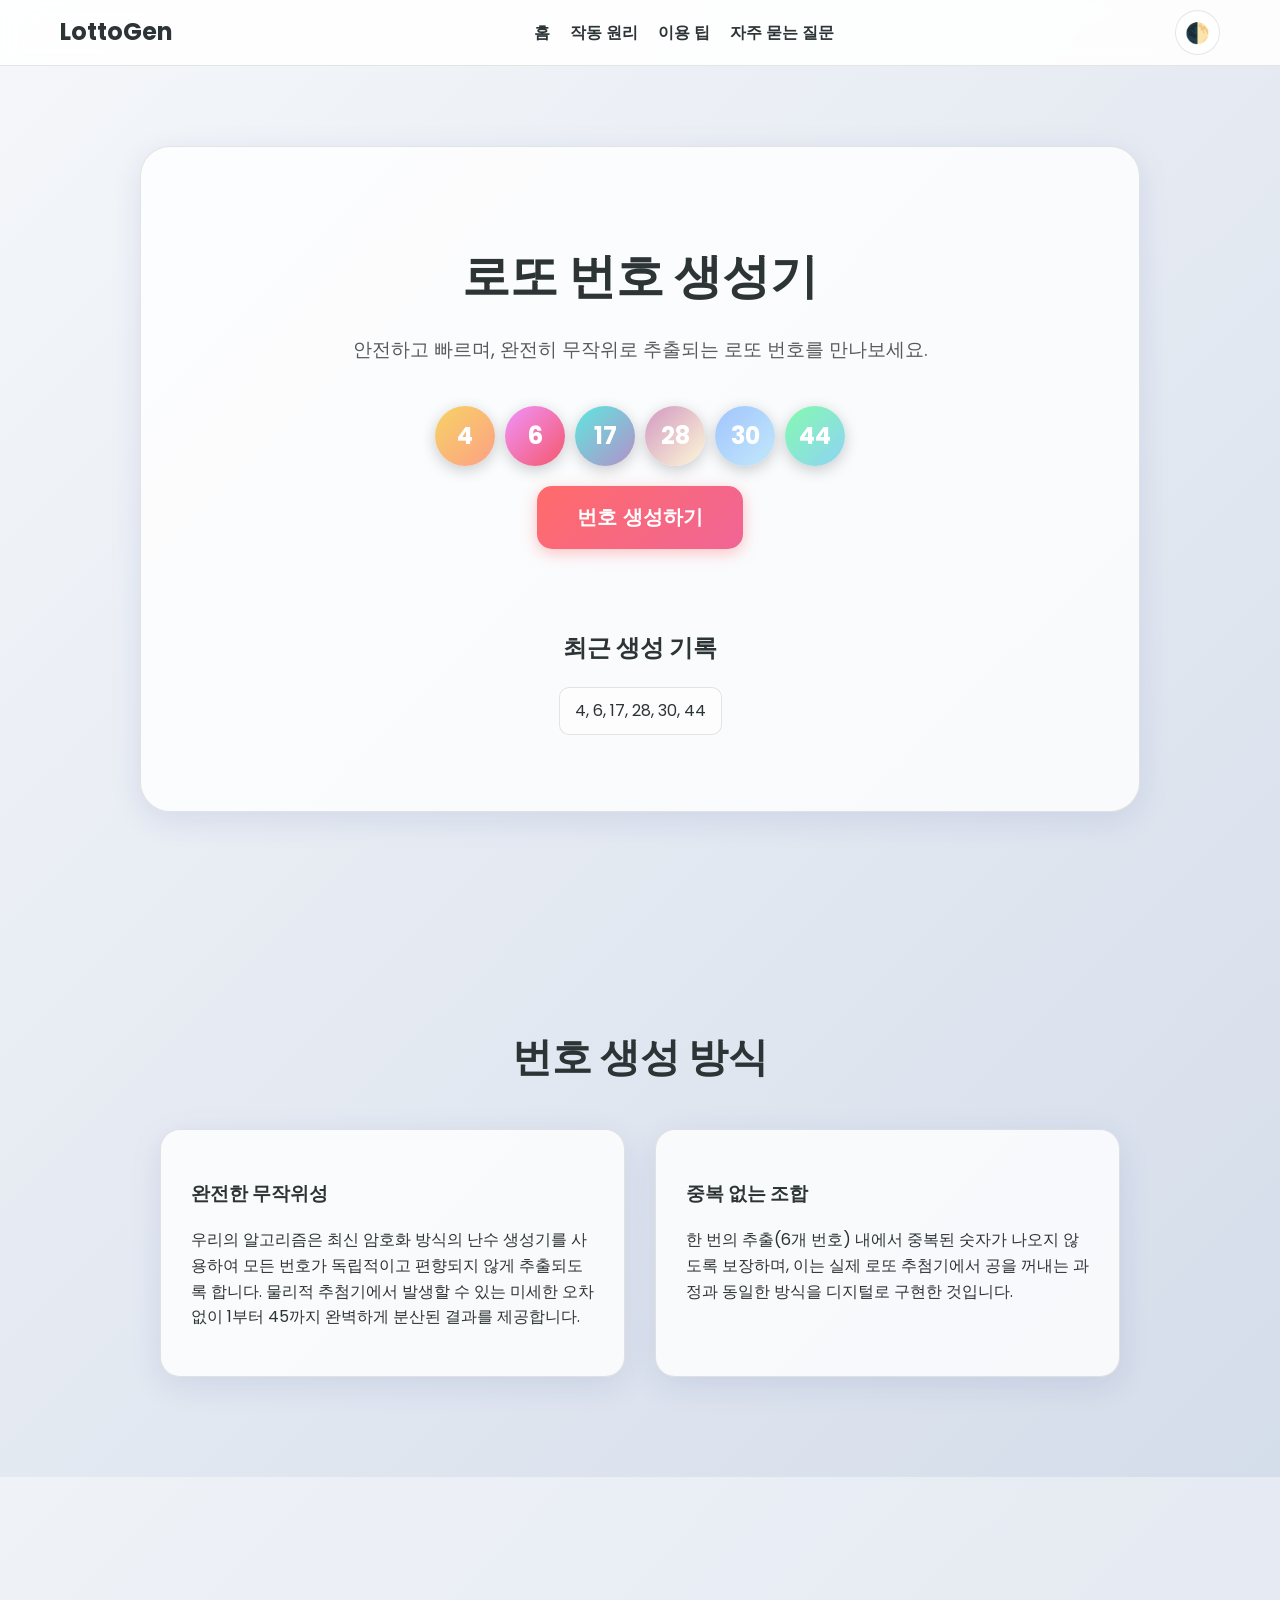
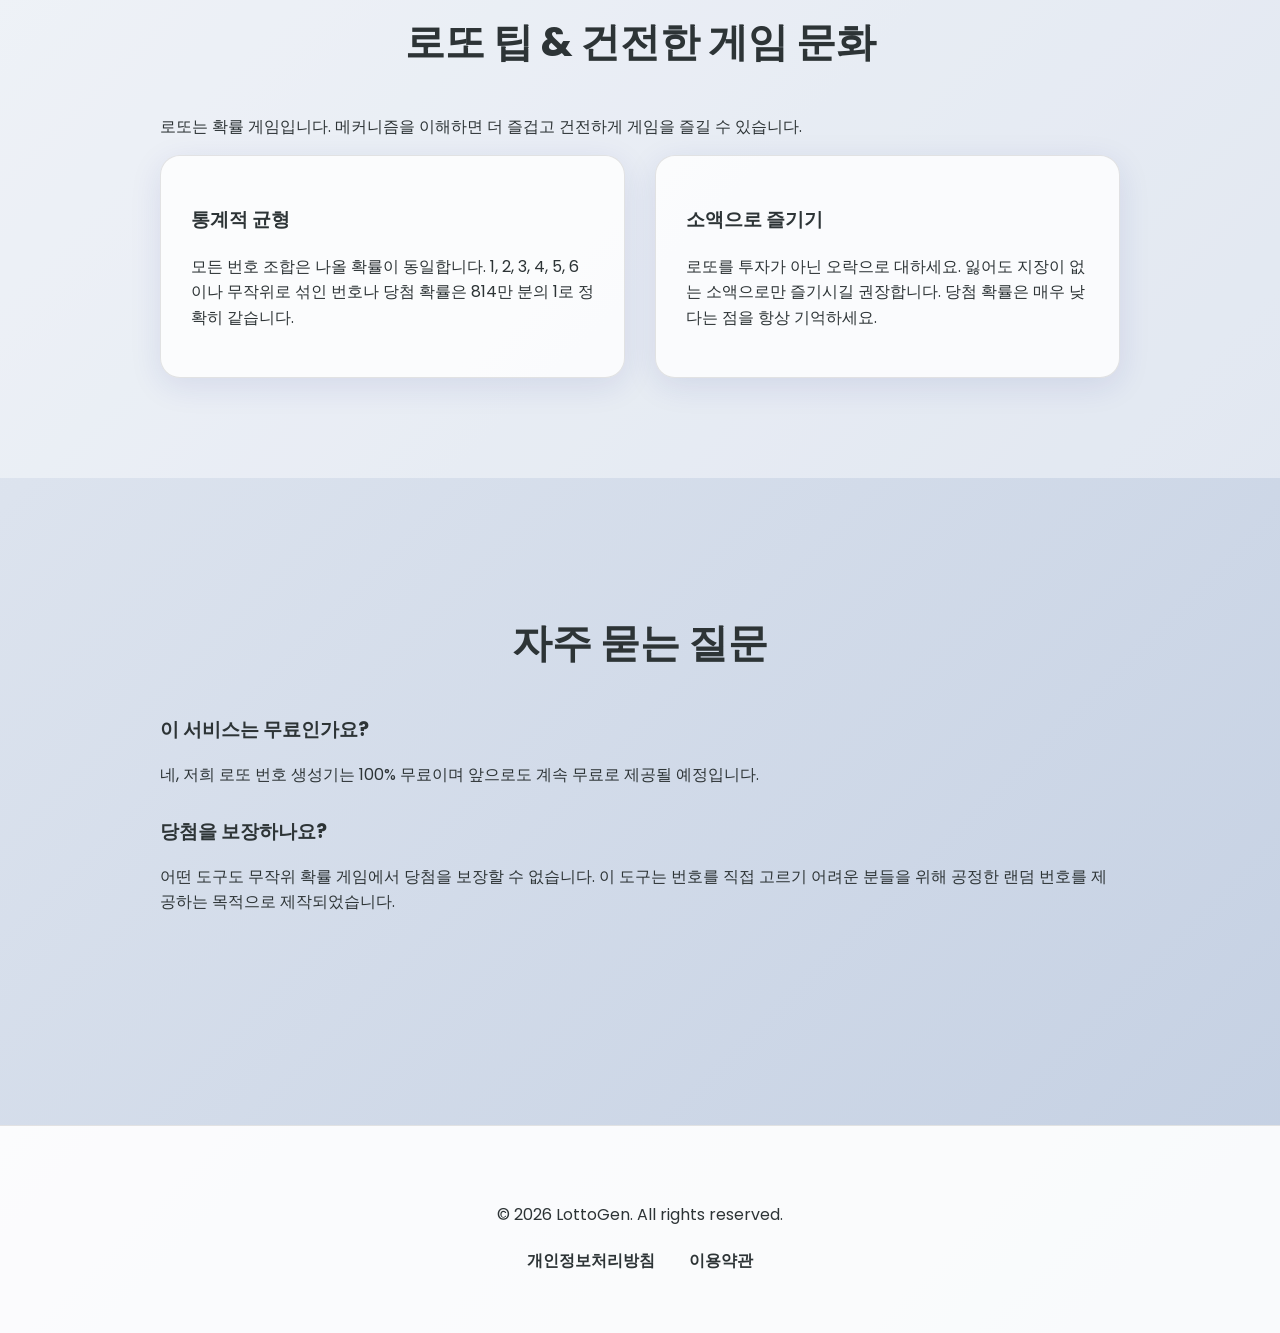
<file: index.html>
<!DOCTYPE html>
<html lang="ko">
<head>
    <meta charset="UTF-8">
    <meta name="viewport" content="width=device-width, initial-scale=1.0">
    <title>로또 번호 생성기 - 전문적이고 공정한 랜덤 추출</title>
    <meta name="description" content="고급 알고리즘을 사용한 무료 로또 번호 생성기입니다. 로또 확률, 건전한 게임 팁, 생성 기록 확인 기능을 제공합니다.">
    <meta name="google-adsense-account" content="ca-pub-5428791469263726">
    <script async src="https://pagead2.googlesyndication.com/pagead/js/adsbygoogle.js?client=ca-pub-5428791469263726"
     crossorigin="anonymous"></script>
    <link rel="stylesheet" href="style.css">
</head>
<body>
    <header>
        <nav>
            <div class="logo">LottoGen</div>
            <ul>
                <li><a href="#home">홈</a></li>
                <li><a href="#how-it-works">작동 원리</a></li>
                <li><a href="#tips">이용 팁</a></li>
                <li><a href="#faq">자주 묻는 질문</a></li>
            </ul>
            <div class="theme-toggle">
                <button id="theme-btn" title="테마 변경">🌓</button>
            </div>
        </nav>
    </header>

    <main id="home">
        <div class="hero-section">
            <div class="container">
                <h1>로또 번호 생성기</h1>
                <p class="subtitle">안전하고 빠르며, 완전히 무작위로 추출되는 로또 번호를 만나보세요.</p>
                
                <lotto-display></lotto-display>
                
                <div class="action-area">
                    <button id="generate-btn">번호 생성하기</button>
                </div>

                <div class="history-container">
                    <h2>최근 생성 기록</h2>
                    <ul id="history-list"></ul>
                </div>
            </div>
        </div>

        <section id="how-it-works" class="content-section">
            <div class="container">
                <h2>번호 생성 방식</h2>
                <div class="content-grid">
                    <div class="content-card">
                        <h3>완전한 무작위성</h3>
                        <p>우리의 알고리즘은 최신 암호화 방식의 난수 생성기를 사용하여 모든 번호가 독립적이고 편향되지 않게 추출되도록 합니다. 물리적 추첨기에서 발생할 수 있는 미세한 오차 없이 1부터 45까지 완벽하게 분산된 결과를 제공합니다.</p>
                    </div>
                    <div class="content-card">
                        <h3>중복 없는 조합</h3>
                        <p>한 번의 추출(6개 번호) 내에서 중복된 숫자가 나오지 않도록 보장하며, 이는 실제 로또 추첨기에서 공을 꺼내는 과정과 동일한 방식을 디지털로 구현한 것입니다.</p>
                    </div>
                </div>
            </div>
        </section>

        <section id="tips" class="content-section alternate">
            <div class="container">
                <h2>로또 팁 & 건전한 게임 문화</h2>
                <p>로또는 확률 게임입니다. 메커니즘을 이해하면 더 즐겁고 건전하게 게임을 즐길 수 있습니다.</p>
                <div class="content-grid">
                    <div class="content-card">
                        <h3>통계적 균형</h3>
                        <p>모든 번호 조합은 나올 확률이 동일합니다. 1, 2, 3, 4, 5, 6이나 무작위로 섞인 번호나 당첨 확률은 814만 분의 1로 정확히 같습니다.</p>
                    </div>
                    <div class="content-card">
                        <h3>소액으로 즐기기</h3>
                        <p>로또를 투자가 아닌 오락으로 대하세요. 잃어도 지장이 없는 소액으로만 즐기시길 권장합니다. 당첨 확률은 매우 낮다는 점을 항상 기억하세요.</p>
                    </div>
                </div>
            </div>
        </section>

        <section id="faq" class="content-section">
            <div class="container">
                <h2>자주 묻는 질문</h2>
                <div class="faq-item">
                    <h4>이 서비스는 무료인가요?</h4>
                    <p>네, 저희 로또 번호 생성기는 100% 무료이며 앞으로도 계속 무료로 제공될 예정입니다.</p>
                </div>
                <div class="faq-item">
                    <h4>당첨을 보장하나요?</h4>
                    <p>어떤 도구도 무작위 확률 게임에서 당첨을 보장할 수 없습니다. 이 도구는 번호를 직접 고르기 어려운 분들을 위해 공정한 랜덤 번호를 제공하는 목적으로 제작되었습니다.</p>
                </div>
            </div>
        </section>
    </main>

    <footer>
        <div class="container">
            <div class="footer-content">
                <div class="footer-info">
                    <p>&copy; 2026 LottoGen. All rights reserved.</p>
                </div>
                <div class="footer-links">
                    <a href="privacy.html">개인정보처리방침</a>
                    <a href="terms.html">이용약관</a>
                </div>
            </div>
        </div>
    </footer>

    <script src="main.js"></script>
</body>
</html>
</file>
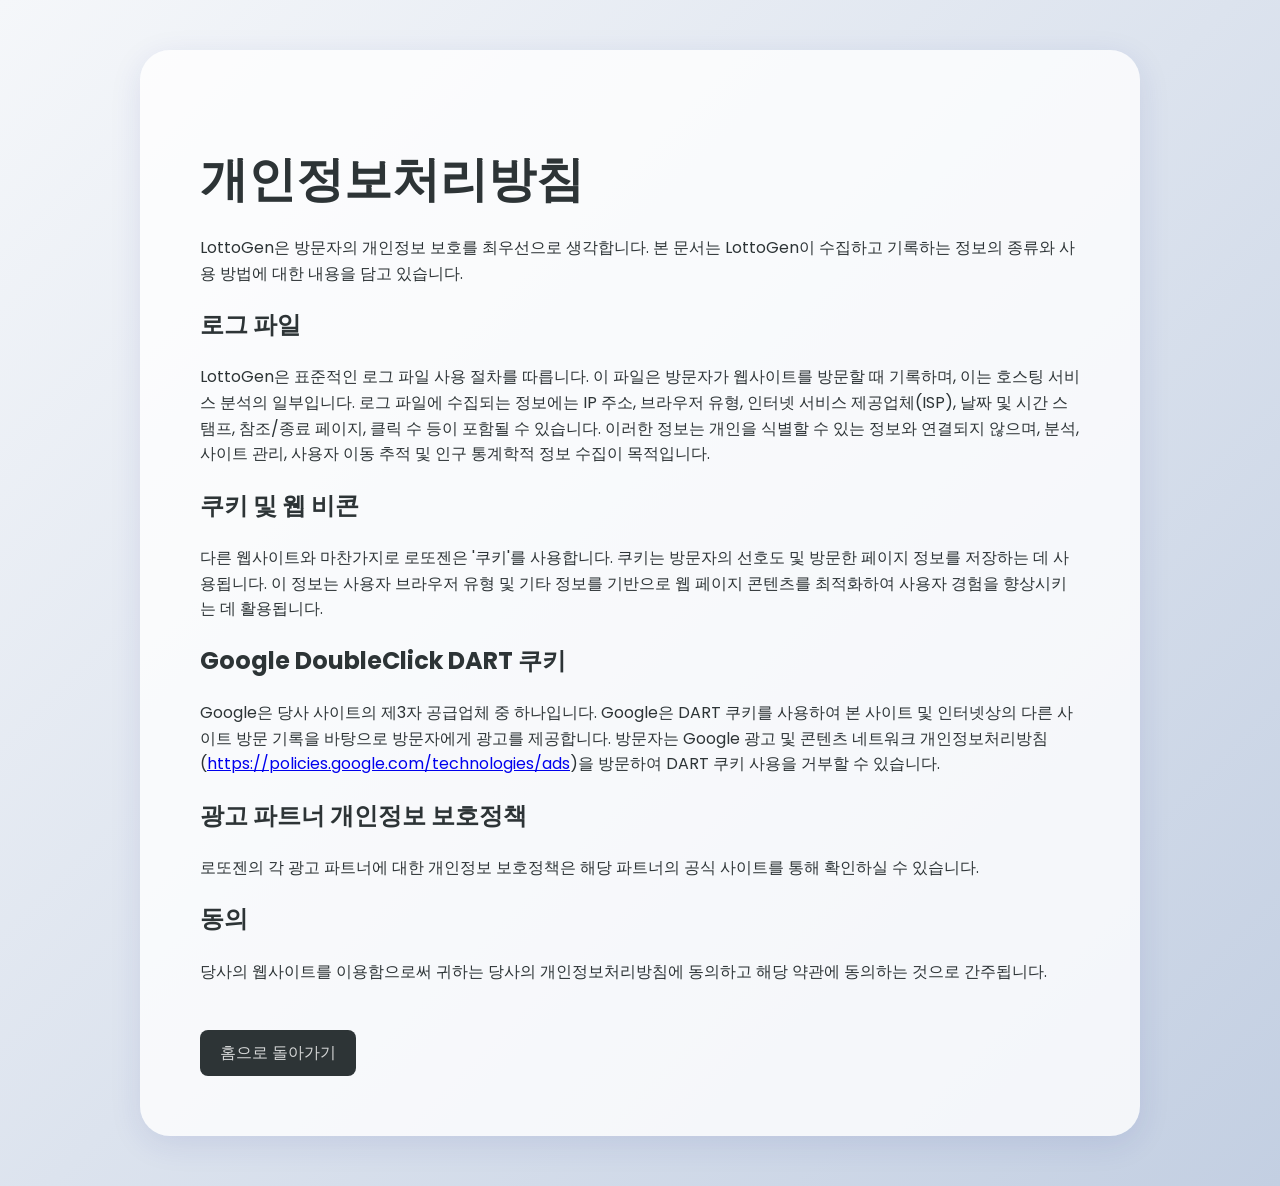
<file: privacy.html>
<!DOCTYPE html>
<html lang="ko">
<head>
    <meta charset="UTF-8">
    <meta name="viewport" content="width=device-width, initial-scale=1.0">
    <title>개인정보처리방침 - 로또젠</title>
    <link rel="stylesheet" href="style.css">
</head>
<body class="legal-page">
    <div class="container">
        <h1>개인정보처리방침</h1>
        <p>LottoGen은 방문자의 개인정보 보호를 최우선으로 생각합니다. 본 문서는 LottoGen이 수집하고 기록하는 정보의 종류와 사용 방법에 대한 내용을 담고 있습니다.</p>
        
        <h2>로그 파일</h2>
        <p>LottoGen은 표준적인 로그 파일 사용 절차를 따릅니다. 이 파일은 방문자가 웹사이트를 방문할 때 기록하며, 이는 호스팅 서비스 분석의 일부입니다. 로그 파일에 수집되는 정보에는 IP 주소, 브라우저 유형, 인터넷 서비스 제공업체(ISP), 날짜 및 시간 스탬프, 참조/종료 페이지, 클릭 수 등이 포함될 수 있습니다. 이러한 정보는 개인을 식별할 수 있는 정보와 연결되지 않으며, 분석, 사이트 관리, 사용자 이동 추적 및 인구 통계학적 정보 수집이 목적입니다.</p>

        <h2>쿠키 및 웹 비콘</h2>
        <p>다른 웹사이트와 마찬가지로 로또젠은 '쿠키'를 사용합니다. 쿠키는 방문자의 선호도 및 방문한 페이지 정보를 저장하는 데 사용됩니다. 이 정보는 사용자 브라우저 유형 및 기타 정보를 기반으로 웹 페이지 콘텐츠를 최적화하여 사용자 경험을 향상시키는 데 활용됩니다.</p>

        <h2>Google DoubleClick DART 쿠키</h2>
        <p>Google은 당사 사이트의 제3자 공급업체 중 하나입니다. Google은 DART 쿠키를 사용하여 본 사이트 및 인터넷상의 다른 사이트 방문 기록을 바탕으로 방문자에게 광고를 제공합니다. 방문자는 Google 광고 및 콘텐츠 네트워크 개인정보처리방침(<a href="https://policies.google.com/technologies/ads">https://policies.google.com/technologies/ads</a>)을 방문하여 DART 쿠키 사용을 거부할 수 있습니다.</p>

        <h2>광고 파트너 개인정보 보호정책</h2>
        <p>로또젠의 각 광고 파트너에 대한 개인정보 보호정책은 해당 파트너의 공식 사이트를 통해 확인하실 수 있습니다.</p>

        <h2>동의</h2>
        <p>당사의 웹사이트를 이용함으로써 귀하는 당사의 개인정보처리방침에 동의하고 해당 약관에 동의하는 것으로 간주됩니다.</p>
        
        <div class="action-area">
            <a href="index.html" class="back-link">홈으로 돌아가기</a>
        </div>
    </div>
</body>
</html>
</file>
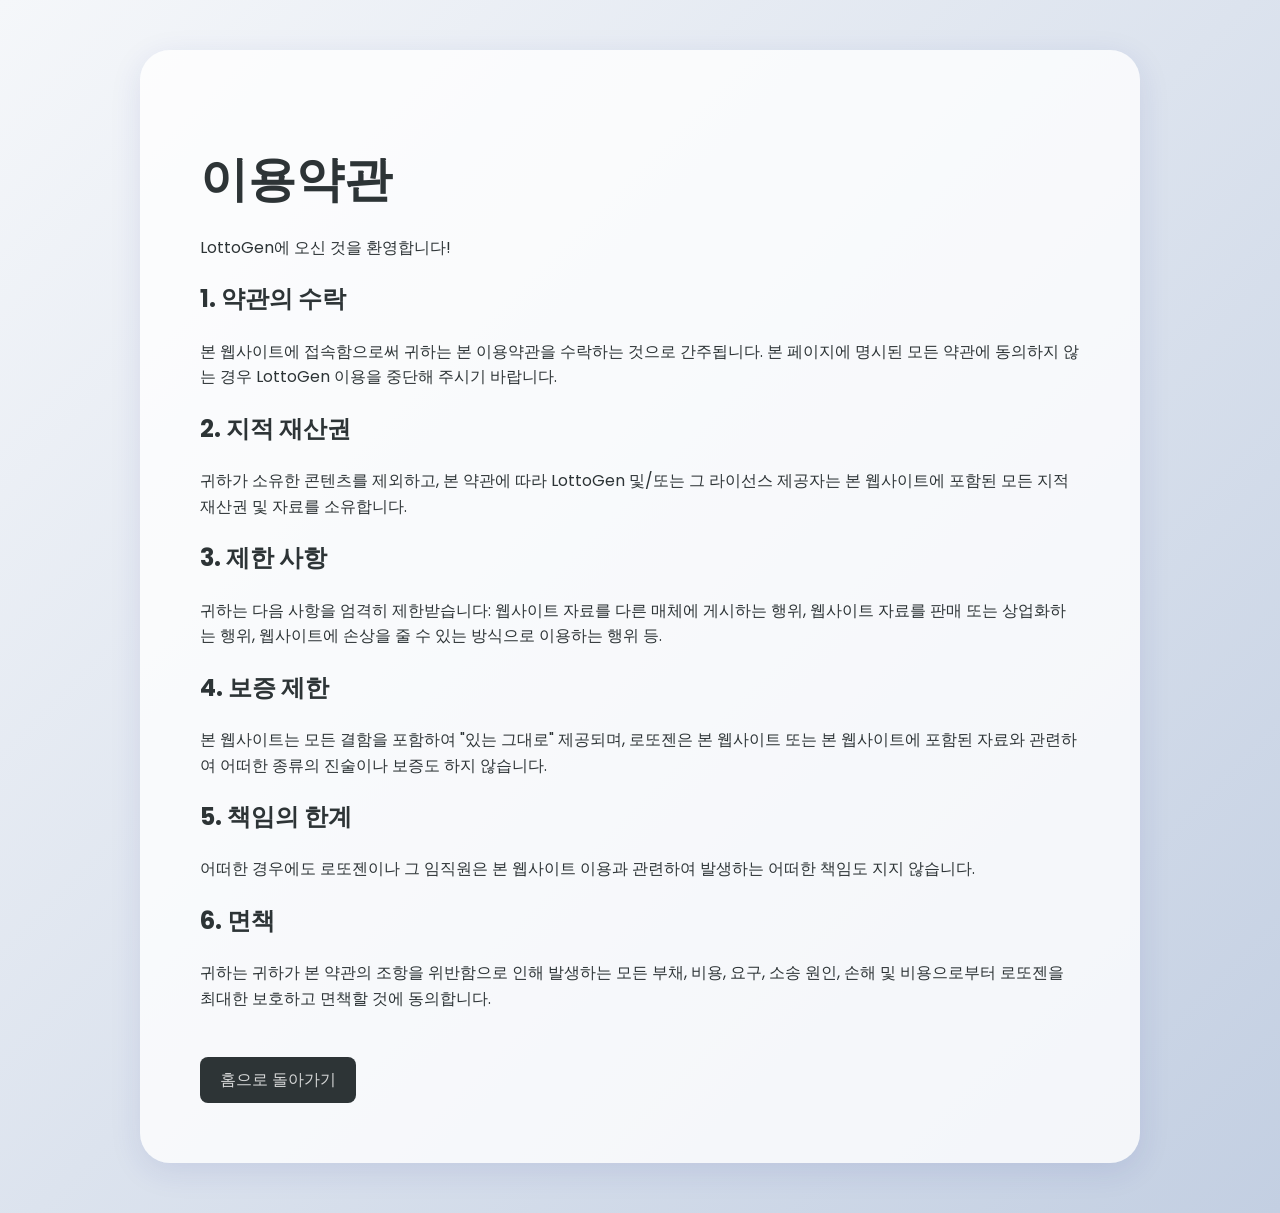
<file: terms.html>
<!DOCTYPE html>
<html lang="ko">
<head>
    <meta charset="UTF-8">
    <meta name="viewport" content="width=device-width, initial-scale=1.0">
    <title>이용약관 - 로또젠</title>
    <link rel="stylesheet" href="style.css">
</head>
<body class="legal-page">
    <div class="container">
        <h1>이용약관</h1>
        <p>LottoGen에 오신 것을 환영합니다!</p>
        
        <h2>1. 약관의 수락</h2>
        <p>본 웹사이트에 접속함으로써 귀하는 본 이용약관을 수락하는 것으로 간주됩니다. 본 페이지에 명시된 모든 약관에 동의하지 않는 경우 LottoGen 이용을 중단해 주시기 바랍니다.</p>

        <h2>2. 지적 재산권</h2>
        <p>귀하가 소유한 콘텐츠를 제외하고, 본 약관에 따라 LottoGen 및/또는 그 라이선스 제공자는 본 웹사이트에 포함된 모든 지적 재산권 및 자료를 소유합니다.</p>

        <h2>3. 제한 사항</h2>
        <p>귀하는 다음 사항을 엄격히 제한받습니다: 웹사이트 자료를 다른 매체에 게시하는 행위, 웹사이트 자료를 판매 또는 상업화하는 행위, 웹사이트에 손상을 줄 수 있는 방식으로 이용하는 행위 등.</p>

        <h2>4. 보증 제한</h2>
        <p>본 웹사이트는 모든 결함을 포함하여 "있는 그대로" 제공되며, 로또젠은 본 웹사이트 또는 본 웹사이트에 포함된 자료와 관련하여 어떠한 종류의 진술이나 보증도 하지 않습니다.</p>

        <h2>5. 책임의 한계</h2>
        <p>어떠한 경우에도 로또젠이나 그 임직원은 본 웹사이트 이용과 관련하여 발생하는 어떠한 책임도 지지 않습니다.</p>

        <h2>6. 면책</h2>
        <p>귀하는 귀하가 본 약관의 조항을 위반함으로 인해 발생하는 모든 부채, 비용, 요구, 소송 원인, 손해 및 비용으로부터 로또젠을 최대한 보호하고 면책할 것에 동의합니다.</p>
        
        <div class="action-area">
            <a href="index.html" class="back-link">홈으로 돌아가기</a>
        </div>
    </div>
</body>
</html>
</file>
<file: style.css>
@import url('https://fonts.googleapis.com/css2?family=Poppins:wght@400;600;700&display=swap');

:root {
    --bg-gradient: linear-gradient(135deg, #f5f7fa 0%, #c3cfe2 100%);
    --container-bg: rgba(255, 255, 255, 0.8);
    --text-color: #2d3436;
    --heading-color: #2d3436;
    --border-color: rgba(0, 0, 0, 0.1);
    --card-shadow: 0 8px 32px 0 rgba(31, 38, 135, 0.1);
    --history-item-bg: rgba(255, 255, 255, 0.5);
    --history-text: #2d3436;
    --toggle-bg: #fff;
    --section-alternate-bg: rgba(255, 255, 255, 0.4);
    --nav-bg: rgba(255, 255, 255, 0.9);
}

.dark-mode {
    --bg-gradient: linear-gradient(135deg, #2d3436 0%, #000000 100%);
    --container-bg: rgba(45, 52, 54, 0.7);
    --text-color: #dfe6e9;
    --heading-color: #ffffff;
    --border-color: rgba(255, 255, 255, 0.1);
    --card-shadow: 0 8px 32px 0 rgba(0, 0, 0, 0.5);
    --history-item-bg: rgba(0, 0, 0, 0.3);
    --history-text: #dfe6e9;
    --toggle-bg: #2d3436;
    --section-alternate-bg: rgba(0, 0, 0, 0.2);
    --nav-bg: rgba(45, 52, 54, 0.95);
}

* {
    box-sizing: border-box;
    scroll-behavior: smooth;
}

body {
    font-family: 'Poppins', sans-serif;
    margin: 0;
    background: var(--bg-gradient);
    color: var(--text-color);
    line-height: 1.6;
    transition: background 0.5s ease;
}

header {
    position: sticky;
    top: 0;
    z-index: 1000;
    background: var(--nav-bg);
    backdrop-filter: blur(10px);
    -webkit-backdrop-filter: blur(10px);
    border-bottom: 1px solid var(--border-color);
    padding: 10px 0;
}

nav {
    display: flex;
    justify-content: space-between;
    align-items: center;
    max-width: 1200px;
    margin: 0 auto;
    padding: 0 20px;
}

.logo {
    font-size: 24px;
    font-weight: 700;
    color: var(--heading-color);
}

nav ul {
    display: flex;
    list-style: none;
    margin: 0;
    padding: 0;
}

nav ul li {
    margin-left: 20px;
}

nav ul li a {
    text-decoration: none;
    color: var(--text-color);
    font-weight: 600;
    transition: color 0.3s;
}

nav ul li a:hover {
    color: #ff6b6b;
}

.container {
    max-width: 1000px;
    margin: 0 auto;
    padding: 20px;
}

.hero-section {
    padding: 80px 0;
    text-align: center;
}

.hero-section .container {
    background: var(--container-bg);
    padding: 60px;
    border-radius: 30px;
    box-shadow: var(--card-shadow);
    border: 1px solid var(--border-color);
}

h1 {
    font-size: 3em;
    color: var(--heading-color);
    margin-bottom: 10px;
}

.subtitle {
    font-size: 1.2em;
    margin-bottom: 40px;
    opacity: 0.8;
}

.content-section {
    padding: 80px 0;
}

.content-section.alternate {
    background: var(--section-alternate-bg);
}

.content-section h2 {
    text-align: center;
    font-size: 2.5em;
    margin-bottom: 40px;
    color: var(--heading-color);
}

.content-grid {
    display: grid;
    grid-template-columns: repeat(auto-fit, minmax(300px, 1fr));
    gap: 30px;
}

.content-card {
    background: var(--container-bg);
    padding: 30px;
    border-radius: 20px;
    border: 1px solid var(--border-color);
    box-shadow: var(--card-shadow);
}

.faq-item {
    margin-bottom: 30px;
}

.faq-item h4 {
    font-size: 1.2em;
    color: var(--heading-color);
    margin-bottom: 10px;
}

#generate-btn {
    padding: 18px 40px;
    font-size: 20px;
    font-weight: 700;
    cursor: pointer;
    border: none;
    border-radius: 15px;
    background: linear-gradient(135deg, #ff6b6b, #f06595);
    color: white;
    transition: all 0.3s ease;
    box-shadow: 0 4px 15px 0 rgba(255, 107, 107, 0.4);
    margin: 20px 0 40px;
}

#generate-btn:hover {
    transform: translateY(-5px);
    box-shadow: 0 10px 25px 0 rgba(255, 107, 107, 0.6);
}

.history-container {
    margin-top: 40px;
}

#history-list {
    list-style: none;
    padding: 0;
    display: flex;
    flex-wrap: wrap;
    justify-content: center;
    gap: 10px;
}

#history-list li {
    background: var(--history-item-bg);
    padding: 10px 15px;
    border-radius: 10px;
    border: 1px solid var(--border-color);
}

#theme-btn {
    background: var(--toggle-bg);
    border: 1px solid var(--border-color);
    border-radius: 50%;
    width: 45px;
    height: 45px;
    cursor: pointer;
    display: flex;
    justify-content: center;
    align-items: center;
    font-size: 20px;
    transition: all 0.3s ease;
    color: var(--text-color);
}

footer {
    background: var(--nav-bg);
    padding: 40px 0;
    border-top: 1px solid var(--border-color);
    margin-top: 80px;
    text-align: center;
}

.footer-links {
    margin-top: 20px;
}

.footer-links a {
    margin: 0 15px;
    text-decoration: none;
    color: var(--text-color);
    font-weight: 600;
}

.legal-page .container {
    background: var(--container-bg);
    margin-top: 50px;
    margin-bottom: 50px;
    padding: 60px;
    border-radius: 30px;
    box-shadow: var(--card-shadow);
}

.back-link {
    display: inline-block;
    margin-top: 30px;
    padding: 10px 20px;
    background: var(--heading-color);
    color: var(--container-bg);
    text-decoration: none;
    border-radius: 8px;
}

@media (max-width: 768px) {
    h1 { font-size: 2em; }
    nav ul { display: none; } /* Could add hamburger menu for real product */
    .hero-section .container { padding: 30px; }
    .legal-page .container { padding: 30px; }
}
</file>
